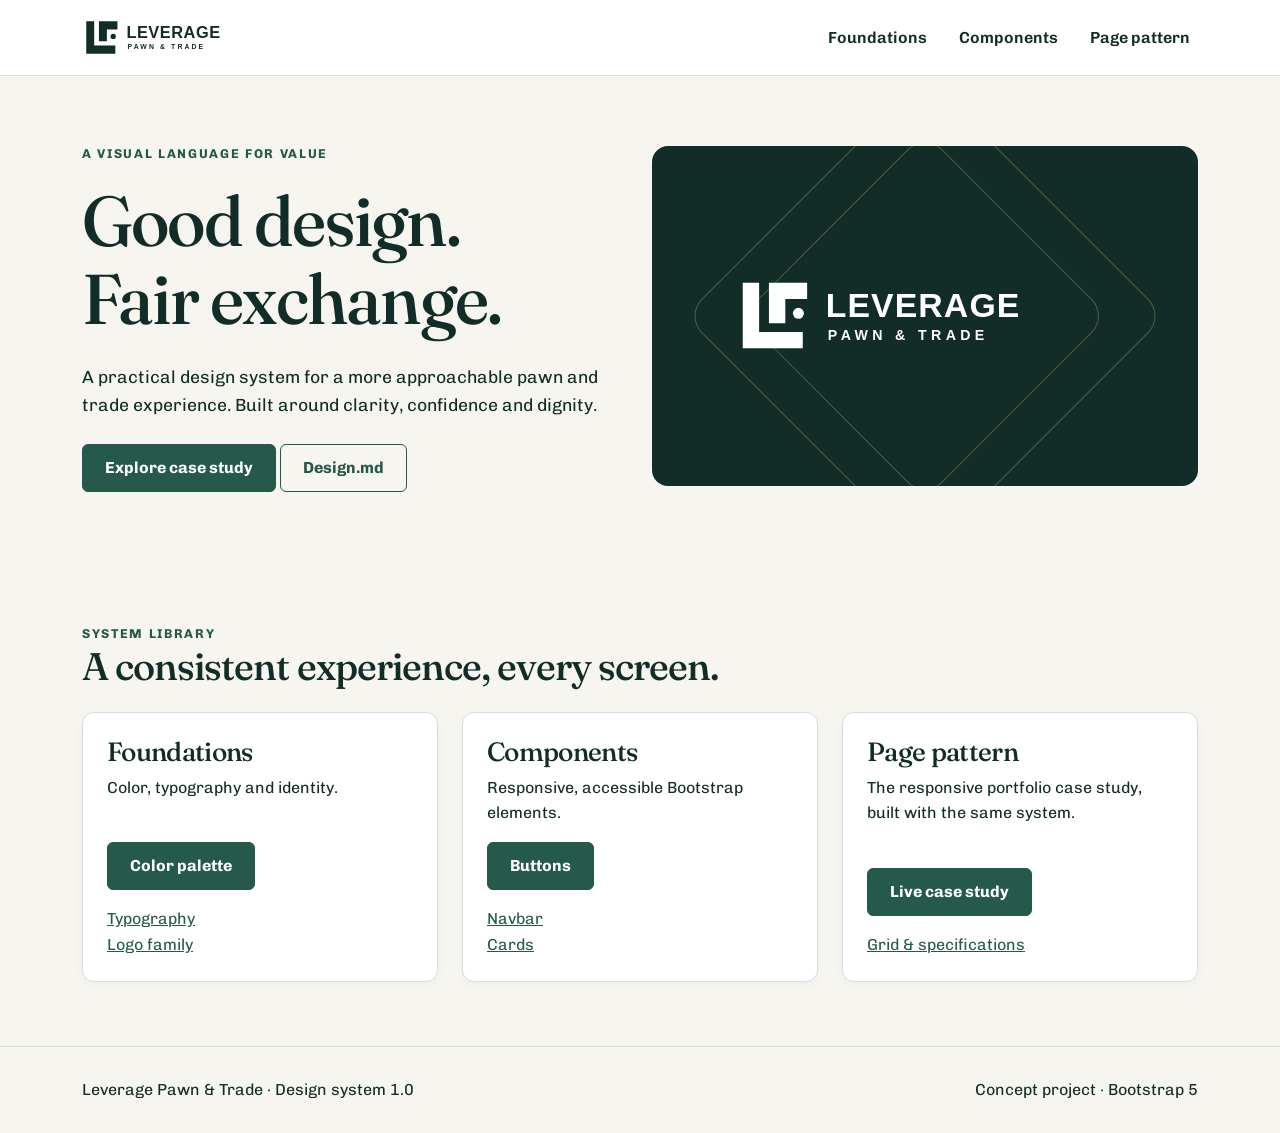
<file: index.html>
<!doctype html><html lang="en"><head><meta charset="utf-8"><meta name="viewport" content="width=device-width,initial-scale=1"><title>Design system | Leverage</title><link rel="icon" href="assets/leverage-favicon.svg"><link rel="stylesheet" href="assets/bootstrap.min.css"><link rel="stylesheet" href="assets/system.css"></head><body><a class="visually-hidden-focusable" href="#main">Skip to content</a><nav class="navbar navbar-expand-md"><div class="container"><a class="navbar-brand" href="index.html"><img src="assets/leverage-color.svg" alt="Leverage Pawn & Trade"></a><button class="navbar-toggler" type="button" aria-label="Toggle navigation" aria-controls="navlinks" aria-expanded="false" onclick="const n=document.getElementById('navlinks');this.setAttribute('aria-expanded',n.classList.toggle('show'))"><span class="navbar-toggler-icon"></span></button><div class="collapse navbar-collapse" id="navlinks"><div class="navbar-nav ms-auto gap-md-3"><a class="nav-link" href="colors.html">Foundations</a><a class="nav-link" href="buttons.html">Components</a><a class="nav-link" href="pattern.html">Page pattern</a></div></div></div></nav><main id="main"><section class="hero"><div class="container"><div class="row g-4 align-items-center"><div class="col-lg-6"><span class="eyebrow">A visual language for value</span><h1 class="mt-3">Good design.<br>Fair exchange.</h1><p class="feature my-4">A practical design system for a more approachable pawn and trade experience. Built around clarity, confidence and dignity.</p><a class="btn btn-primary" href="pattern.html">Explore case study</a> <a class="btn btn-outline-primary" href="DESIGN.md" download>Design.md</a></div><div class="col-lg-6"><div class="cover-art"><img src="assets/leverage-reverse.svg" alt="Leverage Pawn & Trade"></div></div></div></div></section><section class="section"><div class="container"><span class="eyebrow">System library</span><h2 class="mb-4">A consistent experience, every screen.</h2><div class="row g-4"><div class="col-md-4"><article class="card"><h3>Foundations</h3><p>Color, typography and identity.</p><a class="btn btn-primary mt-auto align-self-start" href="colors.html">Color palette</a><a class="mt-3" href="type.html">Typography</a><a href="logo.html">Logo family</a></article></div><div class="col-md-4"><article class="card"><h3>Components</h3><p>Responsive, accessible Bootstrap elements.</p><a class="btn btn-primary mt-auto align-self-start" href="buttons.html">Buttons</a><a class="mt-3" href="navbar.html">Navbar</a><a href="cards.html">Cards</a></article></div><div class="col-md-4"><article class="card"><h3>Page pattern</h3><p>The responsive portfolio case study, built with the same system.</p><a class="btn btn-primary mt-auto align-self-start" href="pattern.html">Live case study</a><a class="mt-3" href="specs.html">Grid & specifications</a></article></div></div></div></section></main><footer class="footer"><div class="container d-flex flex-wrap justify-content-between gap-3"><span>Leverage Pawn &amp; Trade · Design system 1.0</span><span>Concept project · Bootstrap 5</span></div></footer></body></html>
</file>
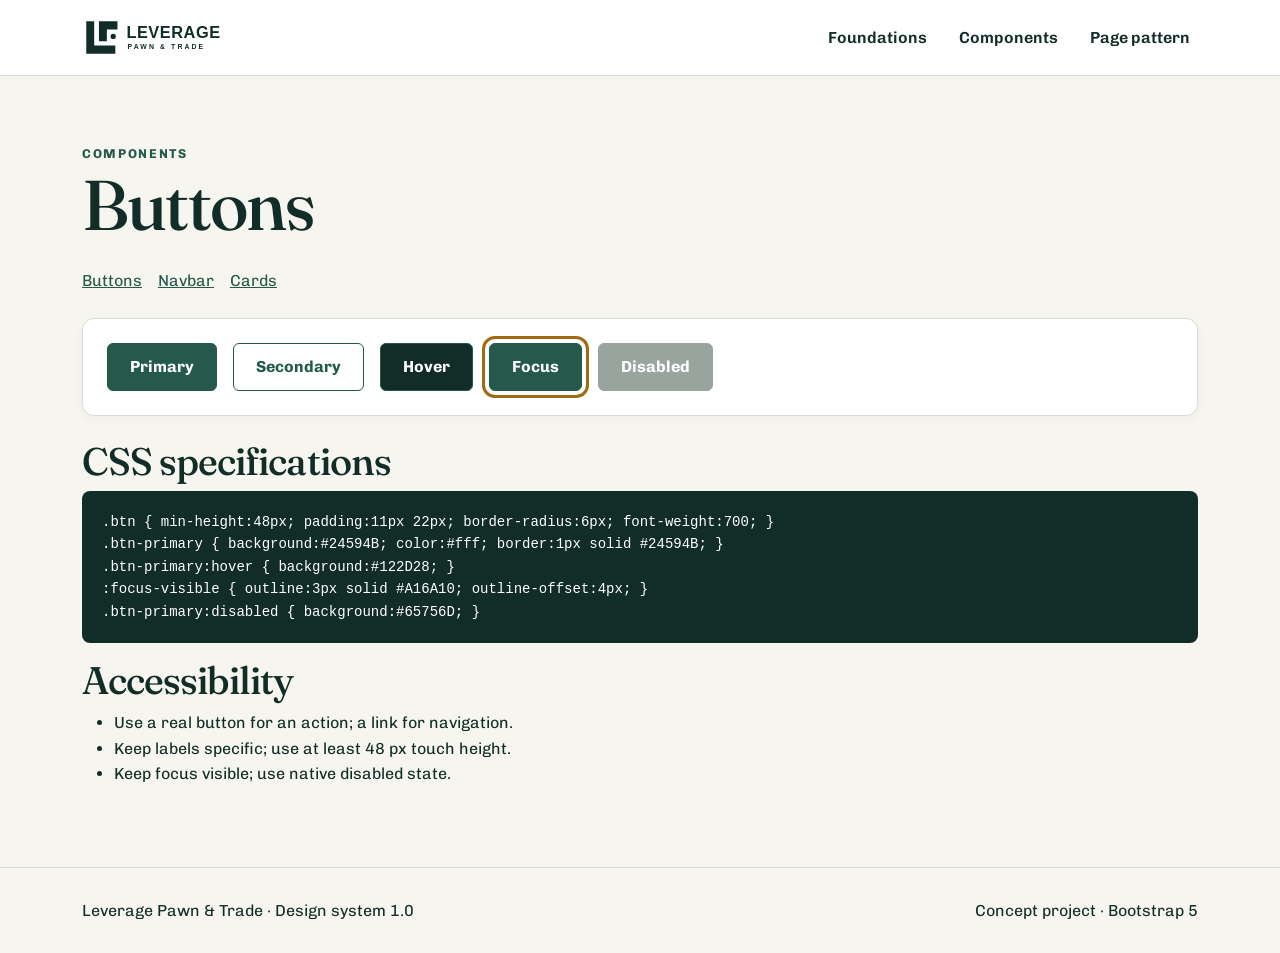
<file: buttons.html>
<!doctype html><html lang="en"><head><meta charset="utf-8"><meta name="viewport" content="width=device-width,initial-scale=1"><title>Button | Leverage</title><link rel="icon" href="assets/leverage-favicon.svg"><link rel="stylesheet" href="assets/bootstrap.min.css"><link rel="stylesheet" href="assets/system.css"></head><body><a class="visually-hidden-focusable" href="#main">Skip to content</a><nav class="navbar navbar-expand-md"><div class="container"><a class="navbar-brand" href="index.html"><img src="assets/leverage-color.svg" alt="Leverage Pawn & Trade"></a><button class="navbar-toggler" type="button" aria-label="Toggle navigation" aria-controls="navlinks" aria-expanded="false" onclick="const n=document.getElementById('navlinks');this.setAttribute('aria-expanded',n.classList.toggle('show'))"><span class="navbar-toggler-icon"></span></button><div class="collapse navbar-collapse" id="navlinks"><div class="navbar-nav ms-auto gap-md-3"><a class="nav-link" href="colors.html">Foundations</a><a class="nav-link" href="buttons.html">Components</a><a class="nav-link" href="pattern.html">Page pattern</a></div></div></div></nav><main id="main"><section class="section"><div class="container"><span class="eyebrow">COMPONENTS</span><h1 class="mb-4">Buttons</h1><div class="d-flex flex-wrap gap-3 mb-4"><a href="buttons.html">Buttons</a><a href="navbar.html">Navbar</a><a href="cards.html">Cards</a></div><div class="card mb-4"><div class="d-flex flex-wrap gap-3 align-items-center"><button class="btn btn-primary">Primary</button><button class="btn btn-outline-primary">Secondary</button><button class="btn btn-primary" style="background:#122D28">Hover</button><button class="btn btn-primary" style="outline:3px solid #A16A10;outline-offset:4px">Focus</button><button class="btn btn-primary" disabled>Disabled</button></div></div><h2>CSS specifications</h2><pre class="code">.btn { min-height:48px; padding:11px 22px; border-radius:6px; font-weight:700; }
.btn-primary { background:#24594B; color:#fff; border:1px solid #24594B; }
.btn-primary:hover { background:#122D28; }
:focus-visible { outline:3px solid #A16A10; outline-offset:4px; }
.btn-primary:disabled { background:#65756D; }</pre><h2>Accessibility</h2><ul><li>Use a real button for an action; a link for navigation.</li><li>Keep labels specific; use at least 48 px touch height.</li><li>Keep focus visible; use native disabled state.</li></ul></div></section></main><footer class="footer"><div class="container d-flex flex-wrap justify-content-between gap-3"><span>Leverage Pawn &amp; Trade · Design system 1.0</span><span>Concept project · Bootstrap 5</span></div></footer></body></html>
</file>
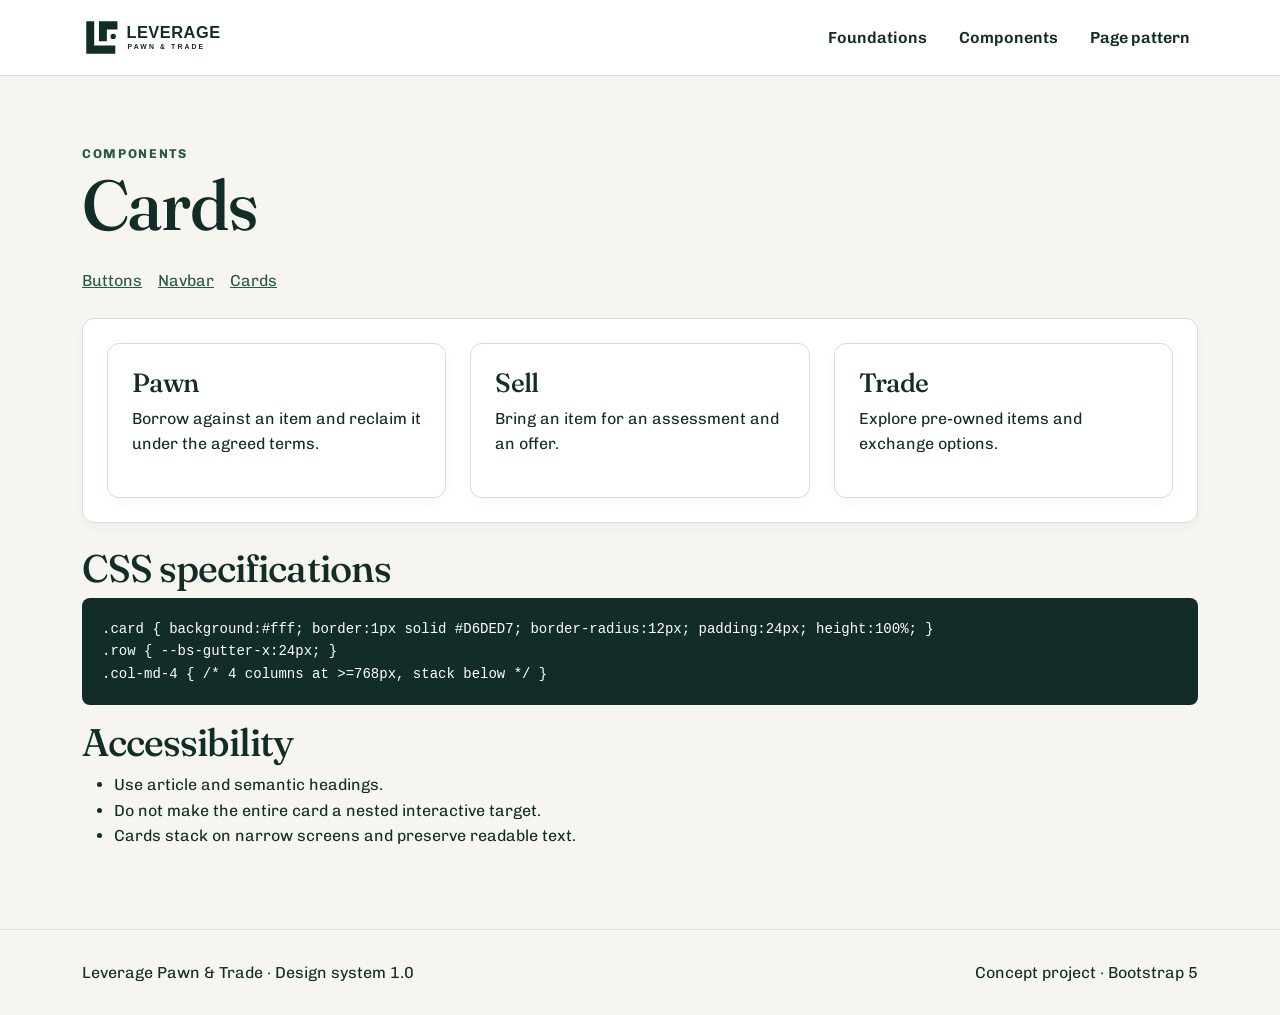
<file: cards.html>
<!doctype html><html lang="en"><head><meta charset="utf-8"><meta name="viewport" content="width=device-width,initial-scale=1"><title>Card | Leverage</title><link rel="icon" href="assets/leverage-favicon.svg"><link rel="stylesheet" href="assets/bootstrap.min.css"><link rel="stylesheet" href="assets/system.css"></head><body><a class="visually-hidden-focusable" href="#main">Skip to content</a><nav class="navbar navbar-expand-md"><div class="container"><a class="navbar-brand" href="index.html"><img src="assets/leverage-color.svg" alt="Leverage Pawn & Trade"></a><button class="navbar-toggler" type="button" aria-label="Toggle navigation" aria-controls="navlinks" aria-expanded="false" onclick="const n=document.getElementById('navlinks');this.setAttribute('aria-expanded',n.classList.toggle('show'))"><span class="navbar-toggler-icon"></span></button><div class="collapse navbar-collapse" id="navlinks"><div class="navbar-nav ms-auto gap-md-3"><a class="nav-link" href="colors.html">Foundations</a><a class="nav-link" href="buttons.html">Components</a><a class="nav-link" href="pattern.html">Page pattern</a></div></div></div></nav><main id="main"><section class="section"><div class="container"><span class="eyebrow">COMPONENTS</span><h1 class="mb-4">Cards</h1><div class="d-flex flex-wrap gap-3 mb-4"><a href="buttons.html">Buttons</a><a href="navbar.html">Navbar</a><a href="cards.html">Cards</a></div><div class="card mb-4"><div class="row g-4"><div class="col-md-4"><article class="card"><h3>Pawn</h3><p>Borrow against an item and reclaim it under the agreed terms.</p></article></div><div class="col-md-4"><article class="card"><h3>Sell</h3><p>Bring an item for an assessment and an offer.</p></article></div><div class="col-md-4"><article class="card"><h3>Trade</h3><p>Explore pre-owned items and exchange options.</p></article></div></div></div><h2>CSS specifications</h2><pre class="code">.card { background:#fff; border:1px solid #D6DED7; border-radius:12px; padding:24px; height:100%; }
.row { --bs-gutter-x:24px; }
.col-md-4 { /* 4 columns at &gt;=768px, stack below */ }</pre><h2>Accessibility</h2><ul><li>Use article and semantic headings.</li><li>Do not make the entire card a nested interactive target.</li><li>Cards stack on narrow screens and preserve readable text.</li></ul></div></section></main><footer class="footer"><div class="container d-flex flex-wrap justify-content-between gap-3"><span>Leverage Pawn &amp; Trade · Design system 1.0</span><span>Concept project · Bootstrap 5</span></div></footer></body></html>
</file>
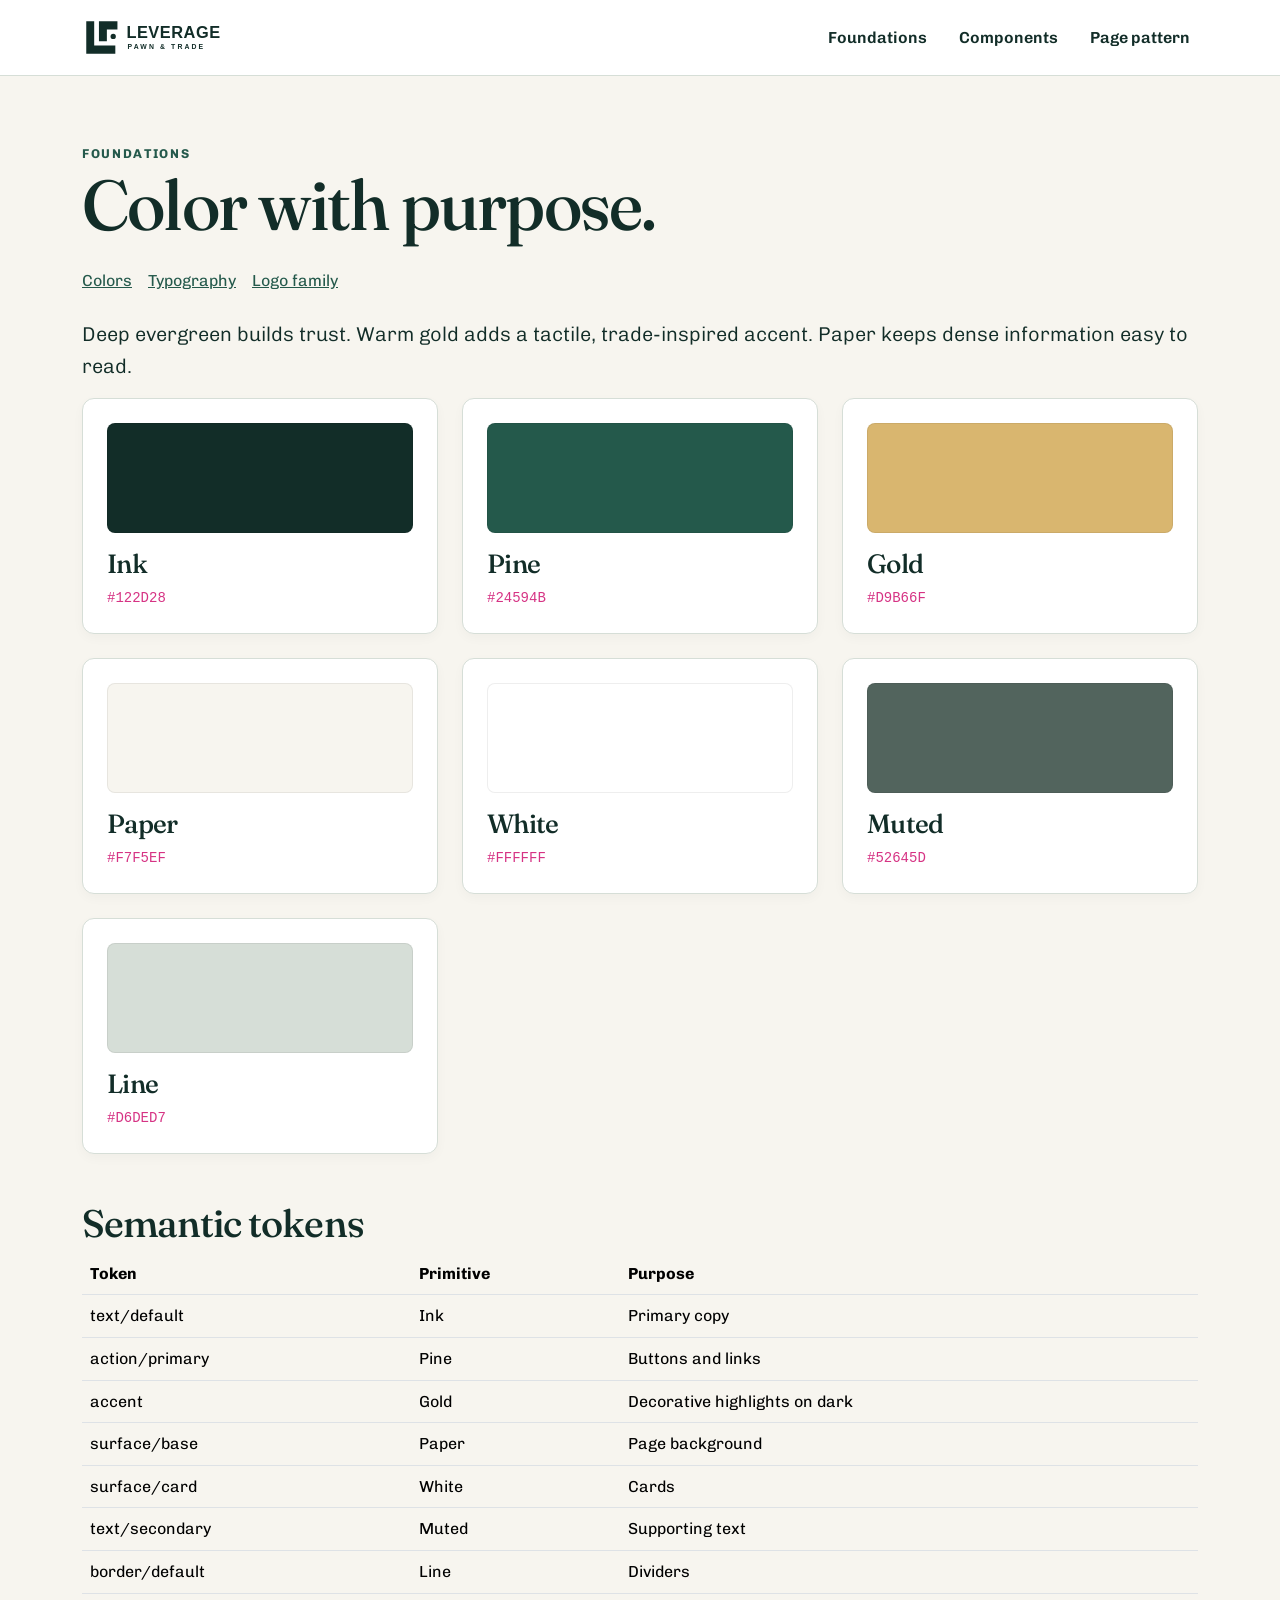
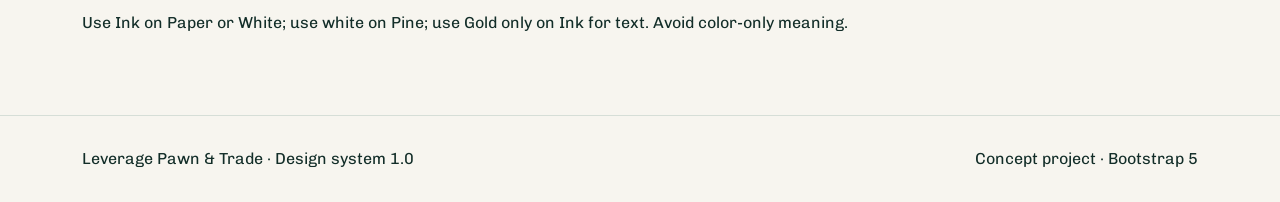
<file: colors.html>
<!doctype html><html lang="en"><head><meta charset="utf-8"><meta name="viewport" content="width=device-width,initial-scale=1"><title>Color palette | Leverage</title><link rel="icon" href="assets/leverage-favicon.svg"><link rel="stylesheet" href="assets/bootstrap.min.css"><link rel="stylesheet" href="assets/system.css"></head><body><a class="visually-hidden-focusable" href="#main">Skip to content</a><nav class="navbar navbar-expand-md"><div class="container"><a class="navbar-brand" href="index.html"><img src="assets/leverage-color.svg" alt="Leverage Pawn & Trade"></a><button class="navbar-toggler" type="button" aria-label="Toggle navigation" aria-controls="navlinks" aria-expanded="false" onclick="const n=document.getElementById('navlinks');this.setAttribute('aria-expanded',n.classList.toggle('show'))"><span class="navbar-toggler-icon"></span></button><div class="collapse navbar-collapse" id="navlinks"><div class="navbar-nav ms-auto gap-md-3"><a class="nav-link" href="colors.html">Foundations</a><a class="nav-link" href="buttons.html">Components</a><a class="nav-link" href="pattern.html">Page pattern</a></div></div></div></nav><main id="main"><section class="section"><div class="container"><span class="eyebrow">FOUNDATIONS</span><h1 class="mb-4">Color with purpose.</h1><div class="d-flex flex-wrap gap-3 mb-4"><a href="colors.html">Colors</a><a href="type.html">Typography</a><a href="logo.html">Logo family</a></div><p class="lead">Deep evergreen builds trust. Warm gold adds a tactile, trade-inspired accent. Paper keeps dense information easy to read.</p><div class="row g-4"><div class="col-md-4"><div class="card"><div class="swatch mb-3" style="background:#122D28"></div><h3>Ink</h3><code>#122D28</code></div></div><div class="col-md-4"><div class="card"><div class="swatch mb-3" style="background:#24594B"></div><h3>Pine</h3><code>#24594B</code></div></div><div class="col-md-4"><div class="card"><div class="swatch mb-3" style="background:#D9B66F"></div><h3>Gold</h3><code>#D9B66F</code></div></div><div class="col-md-4"><div class="card"><div class="swatch mb-3" style="background:#F7F5EF"></div><h3>Paper</h3><code>#F7F5EF</code></div></div><div class="col-md-4"><div class="card"><div class="swatch mb-3" style="background:#FFFFFF"></div><h3>White</h3><code>#FFFFFF</code></div></div><div class="col-md-4"><div class="card"><div class="swatch mb-3" style="background:#52645D"></div><h3>Muted</h3><code>#52645D</code></div></div><div class="col-md-4"><div class="card"><div class="swatch mb-3" style="background:#D6DED7"></div><h3>Line</h3><code>#D6DED7</code></div></div></div><h2 class="mt-5">Semantic tokens</h2><div class="table-responsive"><table class="table"><thead><tr><th>Token</th><th>Primitive</th><th>Purpose</th></tr></thead><tbody><tr><td>text/default</td><td>Ink</td><td>Primary copy</td></tr><tr><td>action/primary</td><td>Pine</td><td>Buttons and links</td></tr><tr><td>accent</td><td>Gold</td><td>Decorative highlights on dark</td></tr><tr><td>surface/base</td><td>Paper</td><td>Page background</td></tr><tr><td>surface/card</td><td>White</td><td>Cards</td></tr><tr><td>text/secondary</td><td>Muted</td><td>Supporting text</td></tr><tr><td>border/default</td><td>Line</td><td>Dividers</td></tr></tbody></table></div><p>Use Ink on Paper or White; use white on Pine; use Gold only on Ink for text. Avoid color-only meaning.</p></div></section></main><footer class="footer"><div class="container d-flex flex-wrap justify-content-between gap-3"><span>Leverage Pawn &amp; Trade · Design system 1.0</span><span>Concept project · Bootstrap 5</span></div></footer></body></html>
</file>
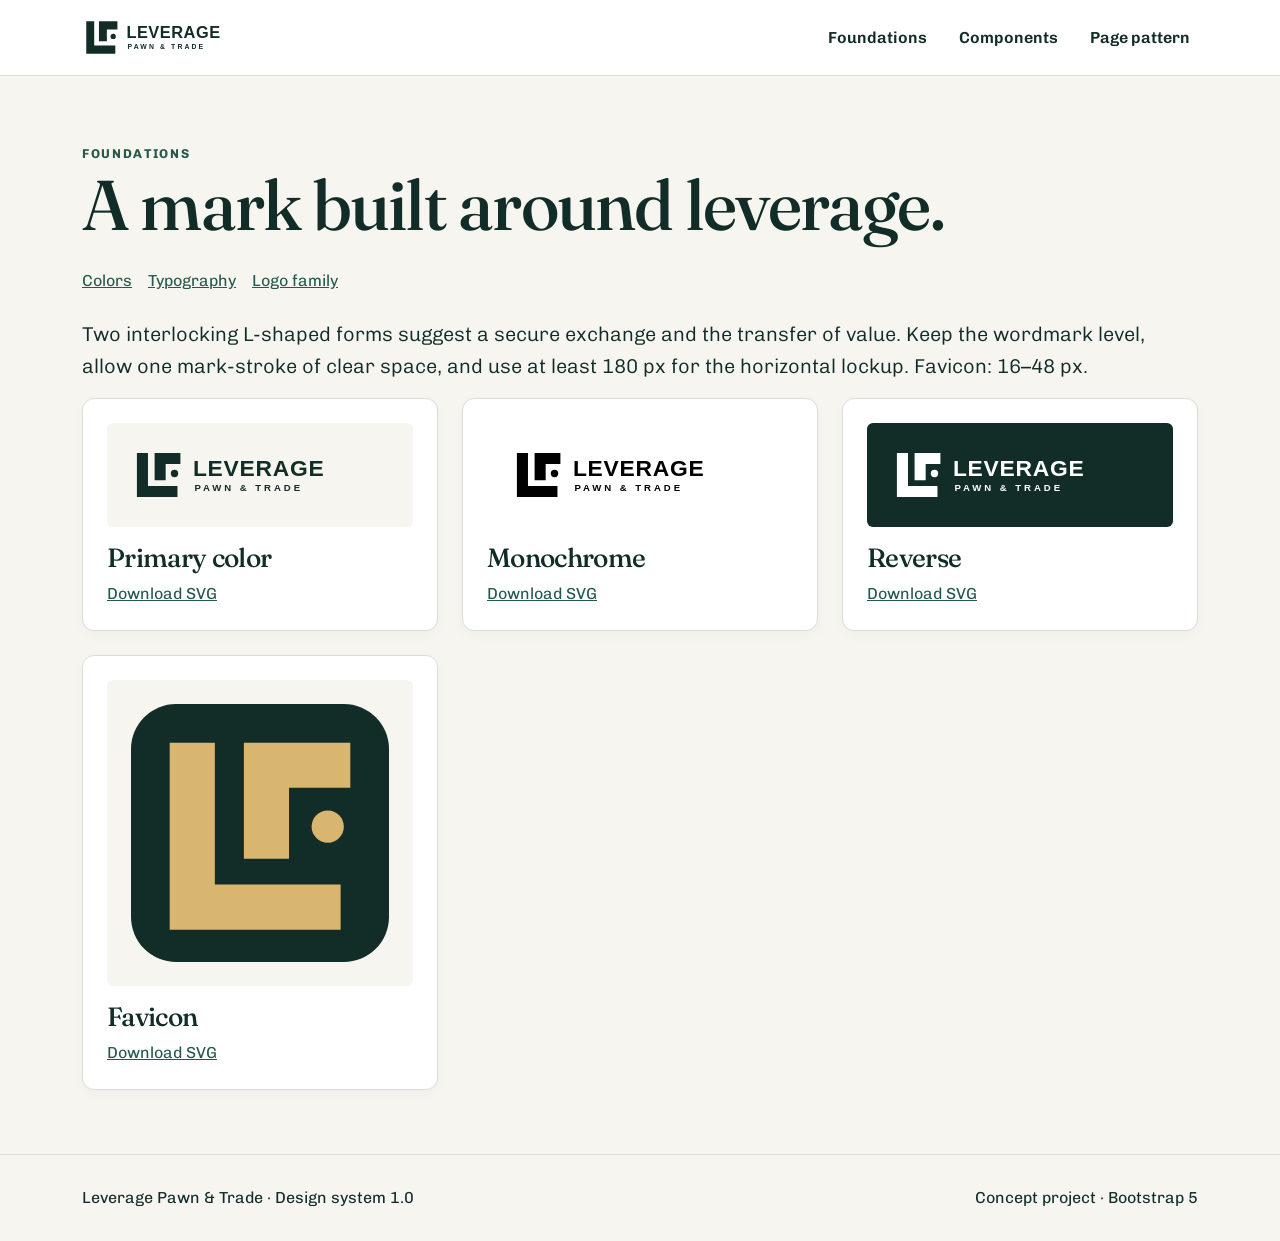
<file: logo.html>
<!doctype html><html lang="en"><head><meta charset="utf-8"><meta name="viewport" content="width=device-width,initial-scale=1"><title>Logo family | Leverage</title><link rel="icon" href="assets/leverage-favicon.svg"><link rel="stylesheet" href="assets/bootstrap.min.css"><link rel="stylesheet" href="assets/system.css"></head><body><a class="visually-hidden-focusable" href="#main">Skip to content</a><nav class="navbar navbar-expand-md"><div class="container"><a class="navbar-brand" href="index.html"><img src="assets/leverage-color.svg" alt="Leverage Pawn & Trade"></a><button class="navbar-toggler" type="button" aria-label="Toggle navigation" aria-controls="navlinks" aria-expanded="false" onclick="const n=document.getElementById('navlinks');this.setAttribute('aria-expanded',n.classList.toggle('show'))"><span class="navbar-toggler-icon"></span></button><div class="collapse navbar-collapse" id="navlinks"><div class="navbar-nav ms-auto gap-md-3"><a class="nav-link" href="colors.html">Foundations</a><a class="nav-link" href="buttons.html">Components</a><a class="nav-link" href="pattern.html">Page pattern</a></div></div></div></nav><main id="main"><section class="section"><div class="container"><span class="eyebrow">FOUNDATIONS</span><h1 class="mb-4">A mark built around leverage.</h1><div class="d-flex flex-wrap gap-3 mb-4"><a href="colors.html">Colors</a><a href="type.html">Typography</a><a href="logo.html">Logo family</a></div><p class="lead">Two interlocking L-shaped forms suggest a secure exchange and the transfer of value. Keep the wordmark level, allow one mark-stroke of clear space, and use at least 180 px for the horizontal lockup. Favicon: 16–48 px.</p><div class="row g-4"><div class="col-md-4"><div class="card"><div class="p-4 rounded mb-3" style="background:#F7F5EF"><img class="w-100" src="assets/leverage-color.svg" alt="Primary color"></div><h3>Primary color</h3><a download href="assets/leverage-color.svg">Download SVG</a></div></div><div class="col-md-4"><div class="card"><div class="p-4 rounded mb-3" style="background:#fff"><img class="w-100" src="assets/leverage-black.svg" alt="Monochrome"></div><h3>Monochrome</h3><a download href="assets/leverage-black.svg">Download SVG</a></div></div><div class="col-md-4"><div class="card"><div class="p-4 rounded mb-3" style="background:#122D28"><img class="w-100" src="assets/leverage-reverse.svg" alt="Reverse"></div><h3>Reverse</h3><a download href="assets/leverage-reverse.svg">Download SVG</a></div></div><div class="col-md-4"><div class="card"><div class="p-4 rounded mb-3" style="background:#F7F5EF"><img class="w-100" src="assets/leverage-favicon.svg" alt="Favicon"></div><h3>Favicon</h3><a download href="assets/leverage-favicon.svg">Download SVG</a></div></div></div></div></section></main><footer class="footer"><div class="container d-flex flex-wrap justify-content-between gap-3"><span>Leverage Pawn &amp; Trade · Design system 1.0</span><span>Concept project · Bootstrap 5</span></div></footer></body></html>
</file>
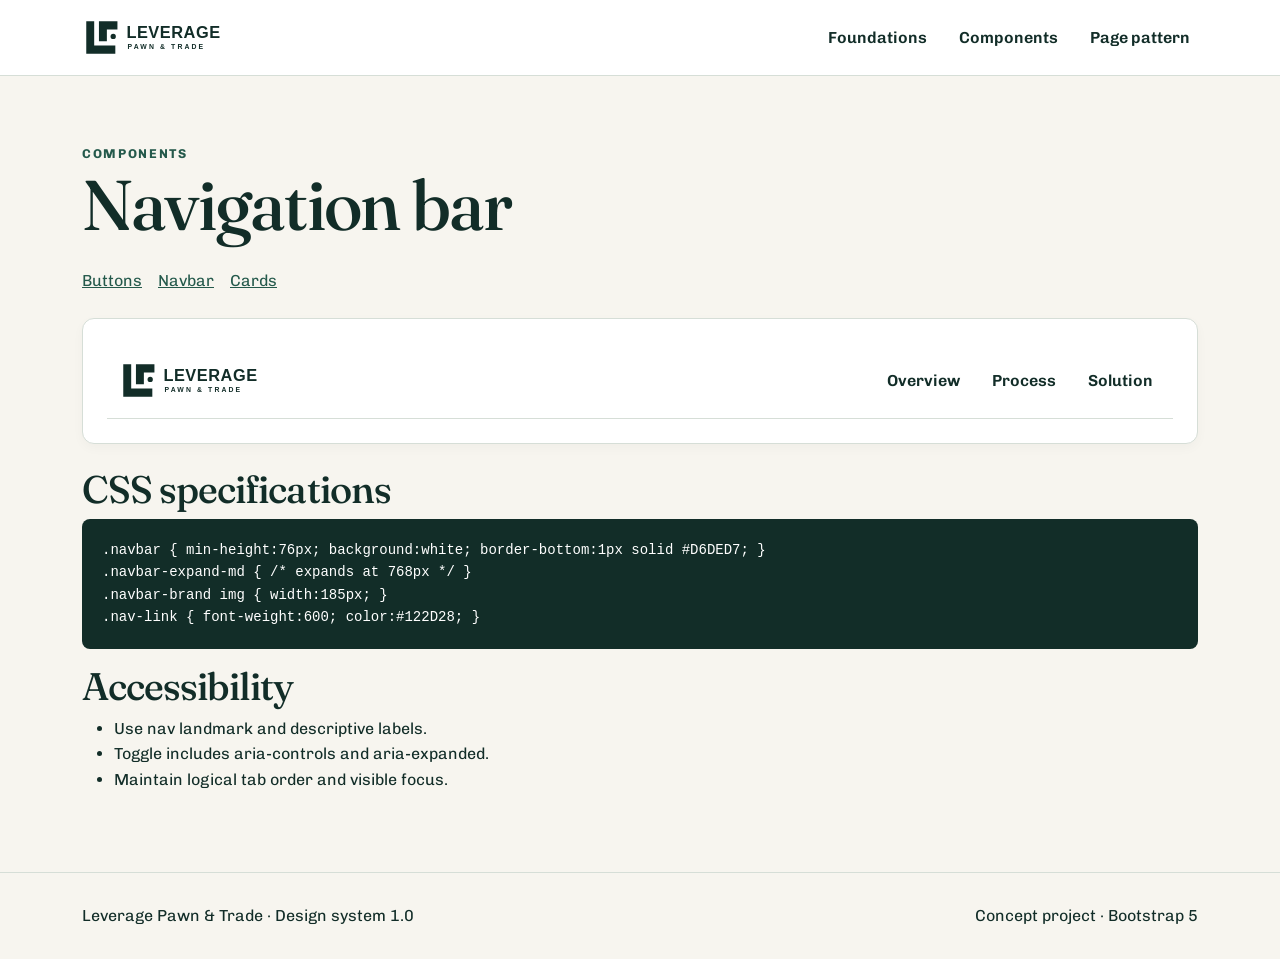
<file: navbar.html>
<!doctype html><html lang="en"><head><meta charset="utf-8"><meta name="viewport" content="width=device-width,initial-scale=1"><title>Navbar | Leverage</title><link rel="icon" href="assets/leverage-favicon.svg"><link rel="stylesheet" href="assets/bootstrap.min.css"><link rel="stylesheet" href="assets/system.css"></head><body><a class="visually-hidden-focusable" href="#main">Skip to content</a><nav class="navbar navbar-expand-md"><div class="container"><a class="navbar-brand" href="index.html"><img src="assets/leverage-color.svg" alt="Leverage Pawn & Trade"></a><button class="navbar-toggler" type="button" aria-label="Toggle navigation" aria-controls="navlinks" aria-expanded="false" onclick="const n=document.getElementById('navlinks');this.setAttribute('aria-expanded',n.classList.toggle('show'))"><span class="navbar-toggler-icon"></span></button><div class="collapse navbar-collapse" id="navlinks"><div class="navbar-nav ms-auto gap-md-3"><a class="nav-link" href="colors.html">Foundations</a><a class="nav-link" href="buttons.html">Components</a><a class="nav-link" href="pattern.html">Page pattern</a></div></div></div></nav><main id="main"><section class="section"><div class="container"><span class="eyebrow">COMPONENTS</span><h1 class="mb-4">Navigation bar</h1><div class="d-flex flex-wrap gap-3 mb-4"><a href="buttons.html">Buttons</a><a href="navbar.html">Navbar</a><a href="cards.html">Cards</a></div><div class="card mb-4"><nav class="navbar navbar-expand-md"><div class="container"><a class="navbar-brand" href="index.html"><img src="assets/leverage-color.svg" alt="Leverage Pawn & Trade"></a><button class="navbar-toggler" type="button" aria-label="Toggle navigation" aria-controls="navlinks" aria-expanded="false" onclick="const n=document.getElementById('navlinks');this.setAttribute('aria-expanded',n.classList.toggle('show'))"><span class="navbar-toggler-icon"></span></button><div class="collapse navbar-collapse" id="navlinks"><div class="navbar-nav ms-auto gap-md-3"><a class="nav-link" href="#overview">Overview</a><a class="nav-link" href="#process">Process</a><a class="nav-link" href="#solution">Solution</a></div></div></div></nav></div><h2>CSS specifications</h2><pre class="code">.navbar { min-height:76px; background:white; border-bottom:1px solid #D6DED7; }
.navbar-expand-md { /* expands at 768px */ }
.navbar-brand img { width:185px; }
.nav-link { font-weight:600; color:#122D28; }</pre><h2>Accessibility</h2><ul><li>Use nav landmark and descriptive labels.</li><li>Toggle includes aria-controls and aria-expanded.</li><li>Maintain logical tab order and visible focus.</li></ul></div></section></main><footer class="footer"><div class="container d-flex flex-wrap justify-content-between gap-3"><span>Leverage Pawn &amp; Trade · Design system 1.0</span><span>Concept project · Bootstrap 5</span></div></footer></body></html>
</file>
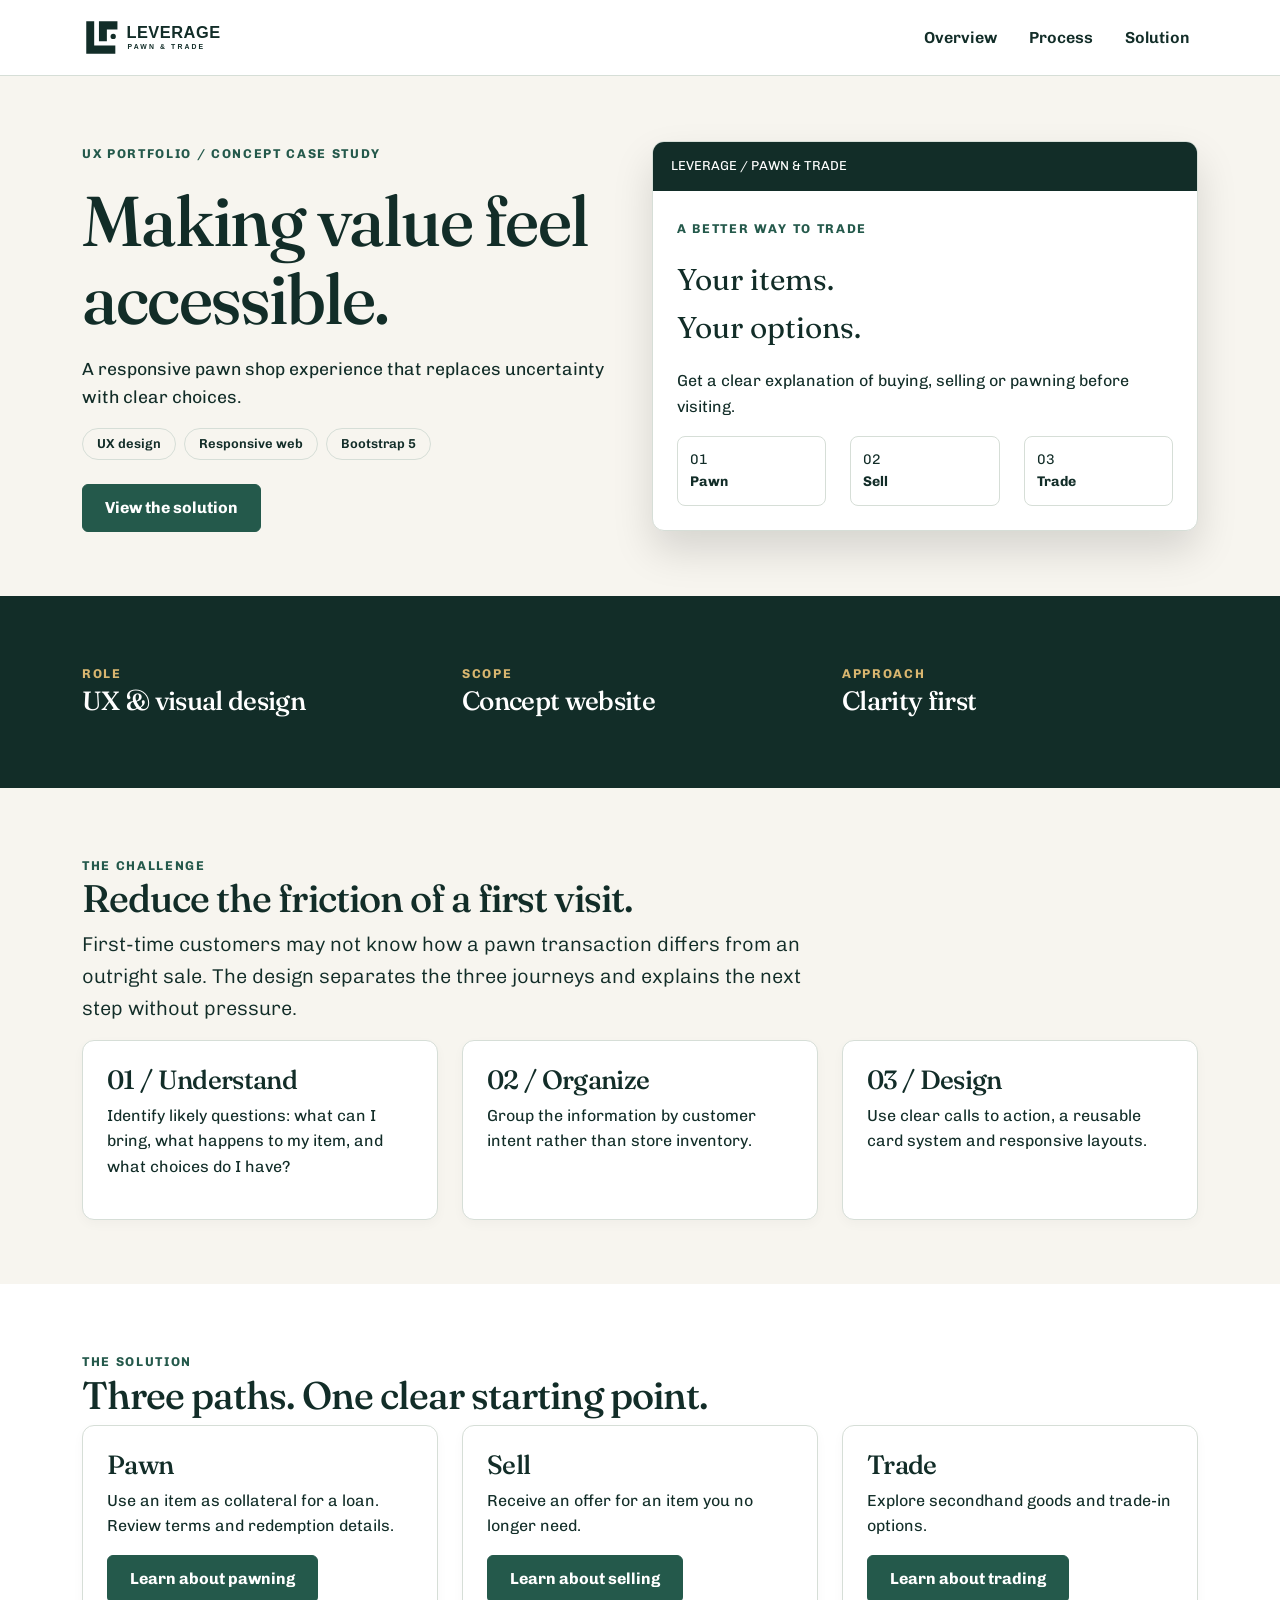
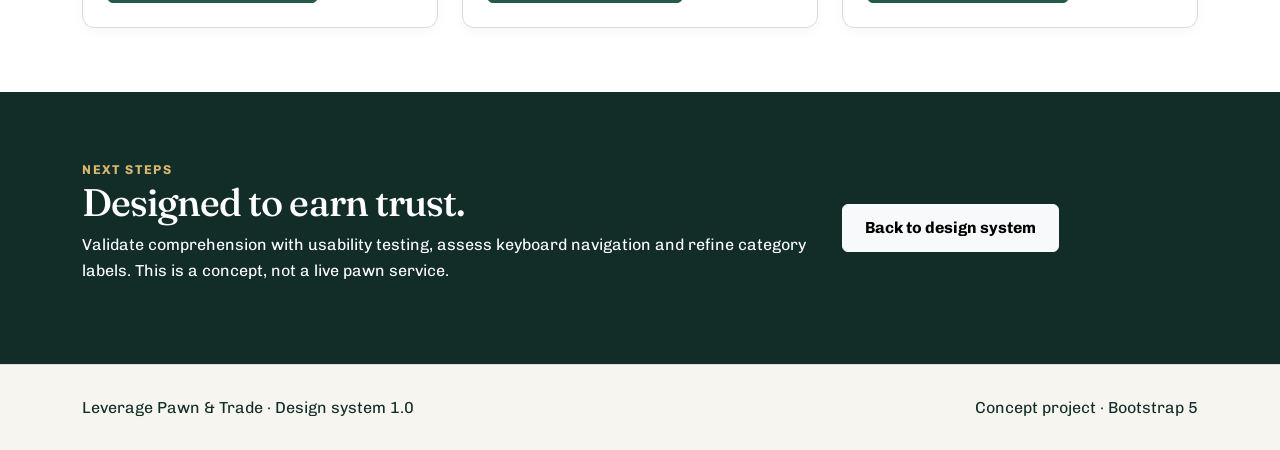
<file: pattern.html>
<!doctype html><html lang="en"><head><meta charset="utf-8"><meta name="viewport" content="width=device-width,initial-scale=1"><title>UX case study | Leverage</title><link rel="icon" href="assets/leverage-favicon.svg"><link rel="stylesheet" href="assets/bootstrap.min.css"><link rel="stylesheet" href="assets/system.css"></head><body><a class="visually-hidden-focusable" href="#main">Skip to content</a><nav class="navbar navbar-expand-md"><div class="container"><a class="navbar-brand" href="index.html"><img src="assets/leverage-color.svg" alt="Leverage Pawn & Trade"></a><button class="navbar-toggler" type="button" aria-label="Toggle navigation" aria-controls="navlinks" aria-expanded="false" onclick="const n=document.getElementById('navlinks');this.setAttribute('aria-expanded',n.classList.toggle('show'))"><span class="navbar-toggler-icon"></span></button><div class="collapse navbar-collapse" id="navlinks"><div class="navbar-nav ms-auto gap-md-3"><a class="nav-link" href="#overview">Overview</a><a class="nav-link" href="#process">Process</a><a class="nav-link" href="#solution">Solution</a></div></div></div></nav><main id="main"><section id="overview" class="hero"><div class="container"><div class="row align-items-center g-4"><div class="col-md-6"><span class="eyebrow">UX portfolio / Concept case study</span><h1 class="my-3">Making value feel accessible.</h1><p class="feature">A responsive pawn shop experience that replaces uncertainty with clear choices.</p><div class="d-flex gap-2 flex-wrap mb-4"><span class="tag">UX design</span><span class="tag">Responsive web</span><span class="tag">Bootstrap 5</span></div><a href="#solution" class="btn btn-primary">View the solution</a></div><div class="col-md-6"><div class="mock-ui"><div class="mock-top">LEVERAGE / PAWN &amp; TRADE</div><div class="mock-body"><span class="eyebrow">A better way to trade</span><div class="mock-title my-3">Your items.<br>Your options.</div><p>Get a clear explanation of buying, selling or pawning before visiting.</p><div class="row g-3"><div class="col-4"><div class="mini-card">01<br><strong>Pawn</strong></div></div><div class="col-4"><div class="mini-card">02<br><strong>Sell</strong></div></div><div class="col-4"><div class="mini-card">03<br><strong>Trade</strong></div></div></div></div></div></div></div></div></section><section class="dark section"><div class="container"><div class="row g-4"><div class="col-md-4"><span class="eyebrow">Role</span><h3>UX & visual design</h3></div><div class="col-md-4"><span class="eyebrow">Scope</span><h3>Concept website</h3></div><div class="col-md-4"><span class="eyebrow">Approach</span><h3>Clarity first</h3></div></div></div></section><section class="section" id="process"><div class="container"><span class="eyebrow">The challenge</span><h2>Reduce the friction of a first visit.</h2><p class="lead col-lg-8">First-time customers may not know how a pawn transaction differs from an outright sale. The design separates the three journeys and explains the next step without pressure.</p><div class="row g-4"><div class="col-md-4"><article class="card"><h3>01 / Understand</h3><p>Identify likely questions: what can I bring, what happens to my item, and what choices do I have?</p></article></div><div class="col-md-4"><article class="card"><h3>02 / Organize</h3><p>Group the information by customer intent rather than store inventory.</p></article></div><div class="col-md-4"><article class="card"><h3>03 / Design</h3><p>Use clear calls to action, a reusable card system and responsive layouts.</p></article></div></div></div></section><section class="section bg-white" id="solution"><div class="container"><span class="eyebrow">The solution</span><h2>Three paths. One clear starting point.</h2><div class="row g-4"><div class="col-md-4"><article class="card"><h3>Pawn</h3><p>Use an item as collateral for a loan. Review terms and redemption details.</p><a class="btn btn-primary mt-auto align-self-start" href="#next">Learn about pawning</a></article></div><div class="col-md-4"><article class="card"><h3>Sell</h3><p>Receive an offer for an item you no longer need.</p><a class="btn btn-primary mt-auto align-self-start" href="#next">Learn about selling</a></article></div><div class="col-md-4"><article class="card"><h3>Trade</h3><p>Explore secondhand goods and trade-in options.</p><a class="btn btn-primary mt-auto align-self-start" href="#next">Learn about trading</a></article></div></div></div></section><section id="next" class="dark section"><div class="container"><div class="row g-4 align-items-center"><div class="col-md-8"><span class="eyebrow">Next steps</span><h2>Designed to earn trust.</h2><p>Validate comprehension with usability testing, assess keyboard navigation and refine category labels. This is a concept, not a live pawn service.</p></div><div class="col-md-4"><a class="btn btn-light" href="index.html">Back to design system</a></div></div></div></section></main><footer class="footer"><div class="container d-flex flex-wrap justify-content-between gap-3"><span>Leverage Pawn &amp; Trade · Design system 1.0</span><span>Concept project · Bootstrap 5</span></div></footer></body></html>
</file>
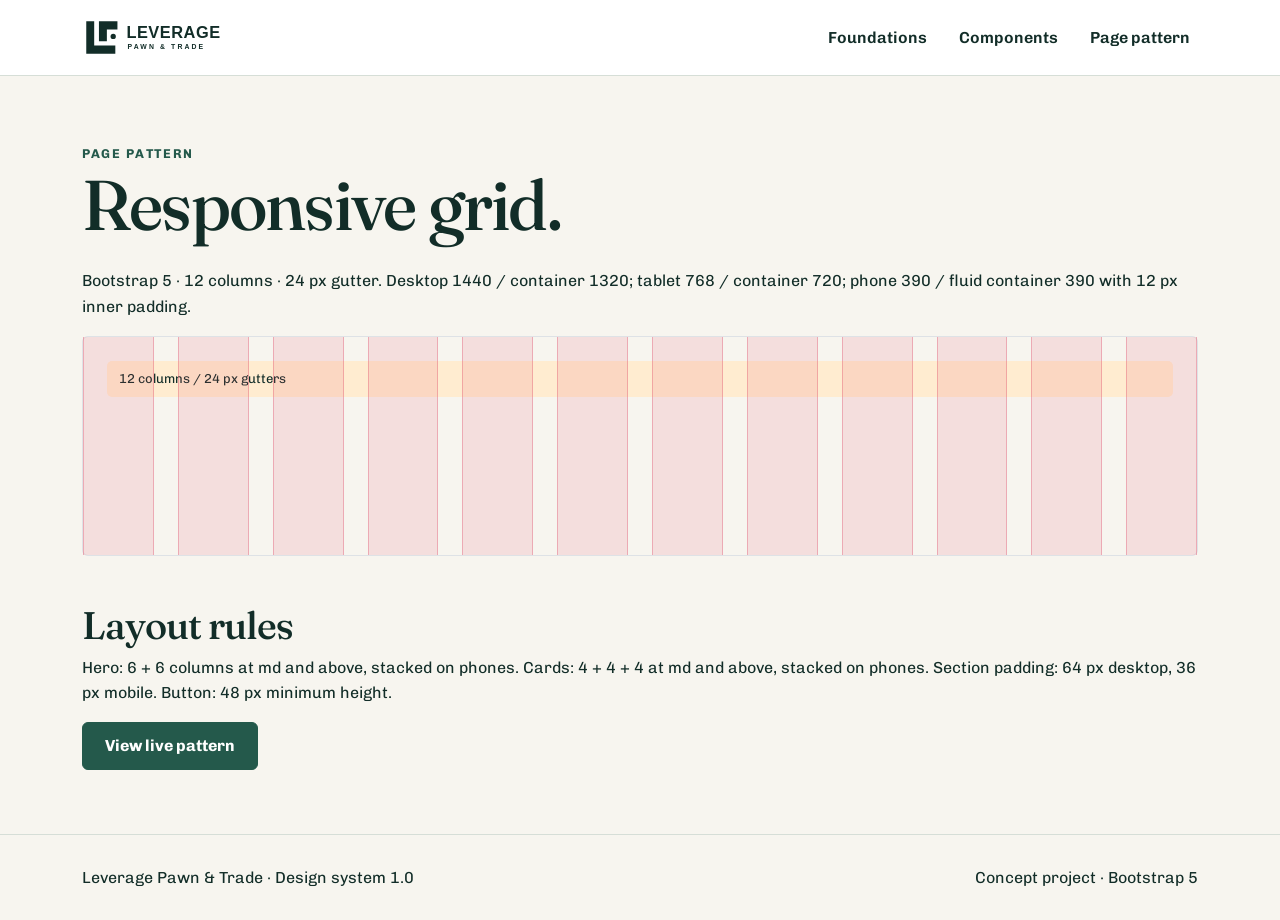
<file: specs.html>
<!doctype html><html lang="en"><head><meta charset="utf-8"><meta name="viewport" content="width=device-width,initial-scale=1"><title>Grid and specifications | Leverage</title><link rel="icon" href="assets/leverage-favicon.svg"><link rel="stylesheet" href="assets/bootstrap.min.css"><link rel="stylesheet" href="assets/system.css"></head><body><a class="visually-hidden-focusable" href="#main">Skip to content</a><nav class="navbar navbar-expand-md"><div class="container"><a class="navbar-brand" href="index.html"><img src="assets/leverage-color.svg" alt="Leverage Pawn & Trade"></a><button class="navbar-toggler" type="button" aria-label="Toggle navigation" aria-controls="navlinks" aria-expanded="false" onclick="const n=document.getElementById('navlinks');this.setAttribute('aria-expanded',n.classList.toggle('show'))"><span class="navbar-toggler-icon"></span></button><div class="collapse navbar-collapse" id="navlinks"><div class="navbar-nav ms-auto gap-md-3"><a class="nav-link" href="colors.html">Foundations</a><a class="nav-link" href="buttons.html">Components</a><a class="nav-link" href="pattern.html">Page pattern</a></div></div></div></nav><main id="main"><section class="section"><div class="container"><span class="eyebrow">PAGE PATTERN</span><h1 class="mb-4">Responsive grid.</h1><p>Bootstrap 5 · 12 columns · 24 px gutter. Desktop 1440 / container 1320; tablet 768 / container 720; phone 390 / fluid container 390 with 12 px inner padding.</p><div class="position-relative border rounded p-4" style="height:220px"><div class="grid-overlay"><span></span><span></span><span></span><span></span><span></span><span></span><span></span><span></span><span></span><span></span><span></span><span></span></div><div class="spec-note position-relative">12 columns / 24 px gutters</div></div><h2 class="mt-5">Layout rules</h2><p>Hero: 6 + 6 columns at md and above, stacked on phones. Cards: 4 + 4 + 4 at md and above, stacked on phones. Section padding: 64 px desktop, 36 px mobile. Button: 48 px minimum height.</p><a class="btn btn-primary" href="pattern.html">View live pattern</a></div></section></main><footer class="footer"><div class="container d-flex flex-wrap justify-content-between gap-3"><span>Leverage Pawn &amp; Trade · Design system 1.0</span><span>Concept project · Bootstrap 5</span></div></footer></body></html>
</file>
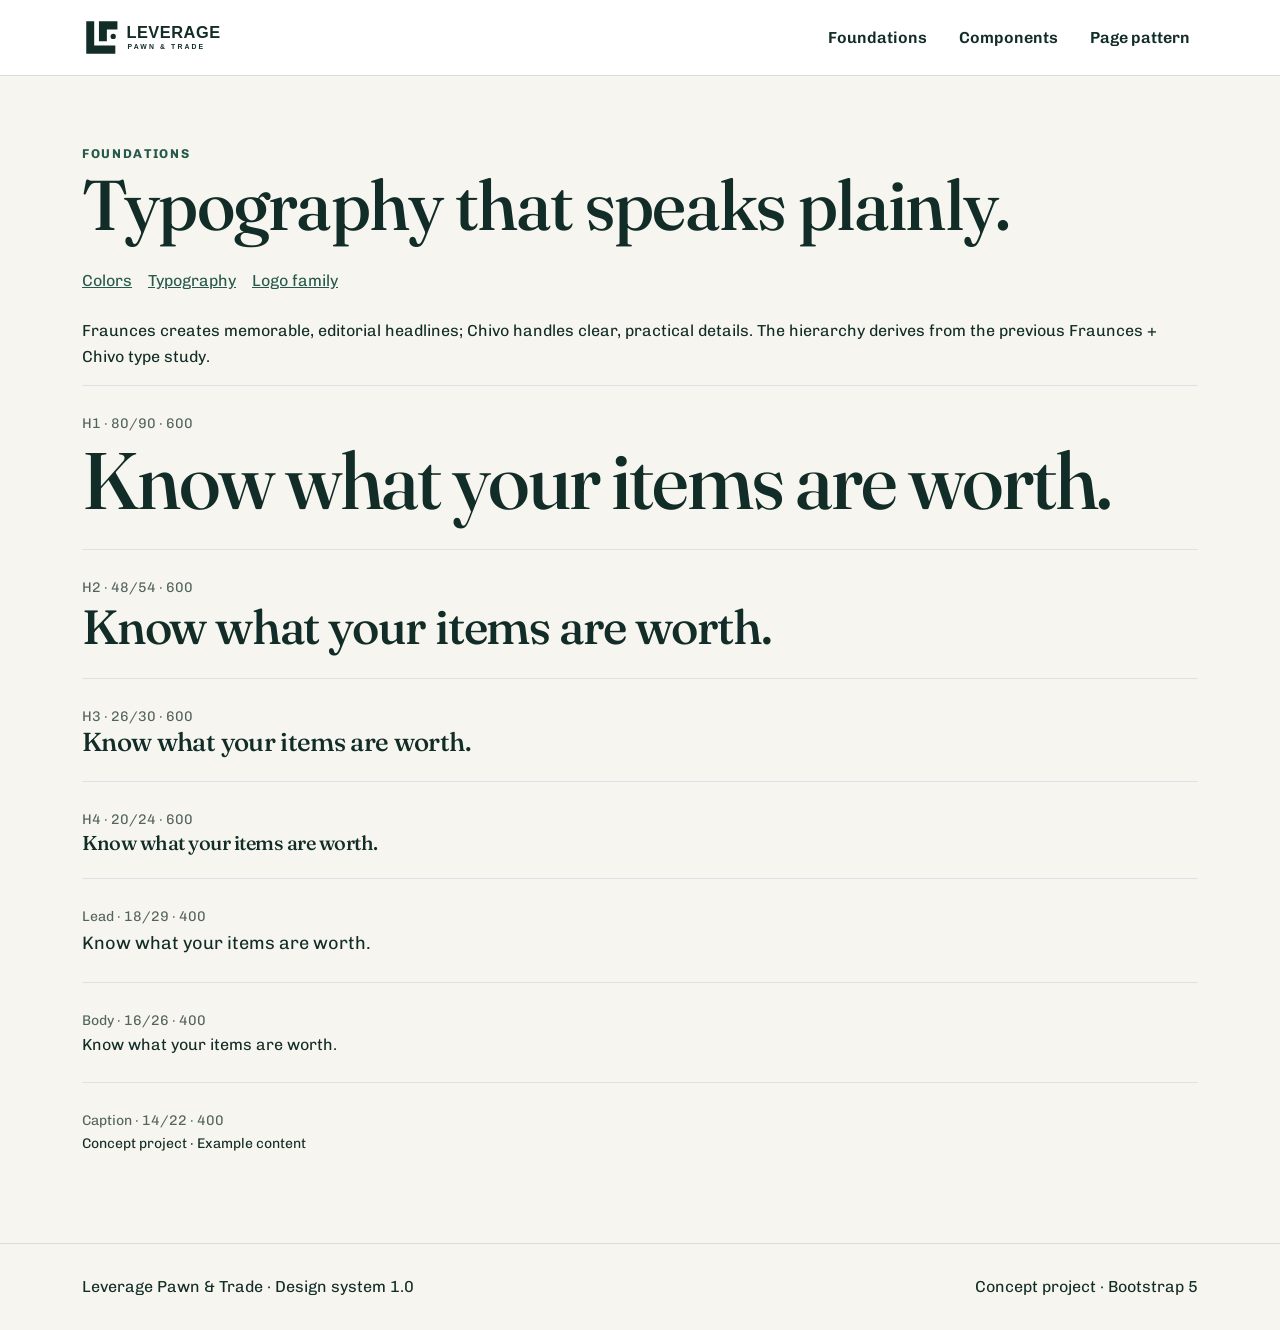
<file: type.html>
<!doctype html><html lang="en"><head><meta charset="utf-8"><meta name="viewport" content="width=device-width,initial-scale=1"><title>Typography | Leverage</title><link rel="icon" href="assets/leverage-favicon.svg"><link rel="stylesheet" href="assets/bootstrap.min.css"><link rel="stylesheet" href="assets/system.css"></head><body><a class="visually-hidden-focusable" href="#main">Skip to content</a><nav class="navbar navbar-expand-md"><div class="container"><a class="navbar-brand" href="index.html"><img src="assets/leverage-color.svg" alt="Leverage Pawn & Trade"></a><button class="navbar-toggler" type="button" aria-label="Toggle navigation" aria-controls="navlinks" aria-expanded="false" onclick="const n=document.getElementById('navlinks');this.setAttribute('aria-expanded',n.classList.toggle('show'))"><span class="navbar-toggler-icon"></span></button><div class="collapse navbar-collapse" id="navlinks"><div class="navbar-nav ms-auto gap-md-3"><a class="nav-link" href="colors.html">Foundations</a><a class="nav-link" href="buttons.html">Components</a><a class="nav-link" href="pattern.html">Page pattern</a></div></div></div></nav><main id="main"><section class="section"><div class="container"><span class="eyebrow">FOUNDATIONS</span><h1 class="mb-4">Typography that speaks plainly.</h1><div class="d-flex flex-wrap gap-3 mb-4"><a href="colors.html">Colors</a><a href="type.html">Typography</a><a href="logo.html">Logo family</a></div><p>Fraunces creates memorable, editorial headlines; Chivo handles clear, practical details. The hierarchy derives from the previous Fraunces + Chivo type study.</p><div class="border-top py-4"><span class="small-label">H1 · 80/90 · 600</span><h1 class="mb-0" style="font-size:80px">Know what your items are worth.</h1></div><div class="border-top py-4"><span class="small-label">H2 · 48/54 · 600</span><h2 class="mb-0" style="font-size:48px">Know what your items are worth.</h2></div><div class="border-top py-4"><span class="small-label">H3 · 26/30 · 600</span><h3 class="mb-0" style="font-size:26px">Know what your items are worth.</h3></div><div class="border-top py-4"><span class="small-label">H4 · 20/24 · 600</span><h4 class="mb-0" style="font-size:20px">Know what your items are worth.</h4></div><div class="border-top py-4"><span class="small-label">Lead · 18/29 · 400</span><p class="mb-0" style="font-size:18px">Know what your items are worth.</p></div><div class="border-top py-4"><span class="small-label">Body · 16/26 · 400</span><p class="mb-0" style="font-size:16px">Know what your items are worth.</p></div><div class="border-top py-4"><span class="small-label">Caption · 14/22 · 400</span><p class="mb-0" style="font-size:14px">Concept project · Example content</p></div></div></section></main><footer class="footer"><div class="container d-flex flex-wrap justify-content-between gap-3"><span>Leverage Pawn &amp; Trade · Design system 1.0</span><span>Concept project · Bootstrap 5</span></div></footer></body></html>
</file>
<file: assets/system.css>
@import url('https://fonts.googleapis.com/css2?family=Fraunces:wght@400;600;700&family=Chivo:wght@400;500;600;700&display=swap');
:root{--ink:#122D28;--pine:#24594B;--gold:#D9B66F;--paper:#F7F5EF;--muted:#52645D;--line:#D6DED7;--bs-body-font-family:Chivo,Arial,sans-serif;--bs-body-color:var(--ink);--bs-body-bg:var(--paper);--bs-gutter-x:24px}
body{font-size:16px;line-height:1.6}h1,h2,h3,h4{font-family:Fraunces,Georgia,serif;line-height:1.12;letter-spacing:-.025em}h1{font-size:clamp(2.6rem,5.5vw,5rem)}h2{font-size:clamp(2rem,3vw,3rem)}h3{font-size:1.65rem}h4{font-size:1.25rem}a{color:var(--pine)}a:focus-visible,button:focus-visible{outline:3px solid #A16A10;outline-offset:4px}.container{--bs-gutter-x:24px}.row{--bs-gutter-x:24px}.navbar{border-bottom:1px solid var(--line);background:white;min-height:76px}.navbar-brand img{width:185px}.nav-link{color:var(--ink);font-weight:600}.nav-link:hover{text-decoration:underline}.btn{min-height:48px;padding:11px 22px;border-radius:6px;font-weight:700}.btn-primary{--bs-btn-bg:var(--pine);--bs-btn-border-color:var(--pine);--bs-btn-hover-bg:var(--ink);--bs-btn-hover-border-color:var(--ink);--bs-btn-active-bg:#0b201c;--bs-btn-disabled-bg:#65756d;--bs-btn-disabled-border-color:#65756d}.btn-outline-primary{--bs-btn-color:var(--pine);--bs-btn-border-color:var(--pine);--bs-btn-hover-bg:var(--pine);--bs-btn-hover-border-color:var(--pine)}.card{border:1px solid var(--line);border-radius:12px;background:white;padding:24px;height:100%;box-shadow:0 4px 12px #122d2808}.eyebrow{font-size:.8rem;font-weight:700;letter-spacing:.13em;text-transform:uppercase;color:var(--pine)}.dark{background:var(--ink);color:white}.dark .eyebrow{color:var(--gold)}.section{padding:64px 0}.chapter{display:inline-block;font-size:13px;letter-spacing:.12em;font-weight:700;color:var(--pine);margin-bottom:12px}.hero{padding:64px 0;background:var(--paper)}.cover-art{min-height:340px;background:#122D28;border-radius:16px;display:grid;place-items:center;position:relative;overflow:hidden}.cover-art:before,.cover-art:after{content:'';position:absolute;width:260px;height:260px;border:1px solid #d9b66f55;transform:rotate(45deg);border-radius:24px}.cover-art:after{width:340px;height:340px}.cover-art img{width:70%;z-index:1}.tag{border:1px solid var(--line);border-radius:50px;padding:5px 14px;font-weight:600;font-size:13px;display:inline-block}.feature{font-size:1.1rem}.swatch{height:110px;border-radius:8px;border:1px solid #0001}.code{white-space:pre-wrap;background:var(--ink);color:#fff;padding:20px;border-radius:8px;font-size:14px}.small-label{font-size:.875rem;color:var(--muted)}.footer{border-top:1px solid var(--line);padding:30px 0}.grid-overlay{position:absolute;inset:0;display:grid;grid-template-columns:repeat(12,1fr);gap:24px;pointer-events:none;z-index:9}.grid-overlay span{background:#dc446020;border-left:1px solid #dc446055;border-right:1px solid #dc446055}.spec-note{background:#ffecd0;color:#122d28;font-size:13px;padding:8px 12px;border-radius:5px}.mock-ui{background:#fff;border:1px solid var(--line);border-radius:12px;box-shadow:0 20px 40px #0002;overflow:hidden}.mock-top{background:#122d28;color:white;padding:14px 18px;font-size:13px}.mock-body{padding:24px}.mini-card{border:1px solid var(--line);border-radius:8px;padding:12px;font-size:14px}.mock-title{font-family:Fraunces,Georgia,serif;font-size:30px}.step{font-size:28px;font-family:Fraunces,Georgia,serif;color:var(--pine)}@media(max-width:767px){.section,.hero{padding:36px 0}.cover-art{min-height:240px}.navbar-brand img{width:158px}.card{padding:20px}.mock-body{padding:16px}}
</file>
